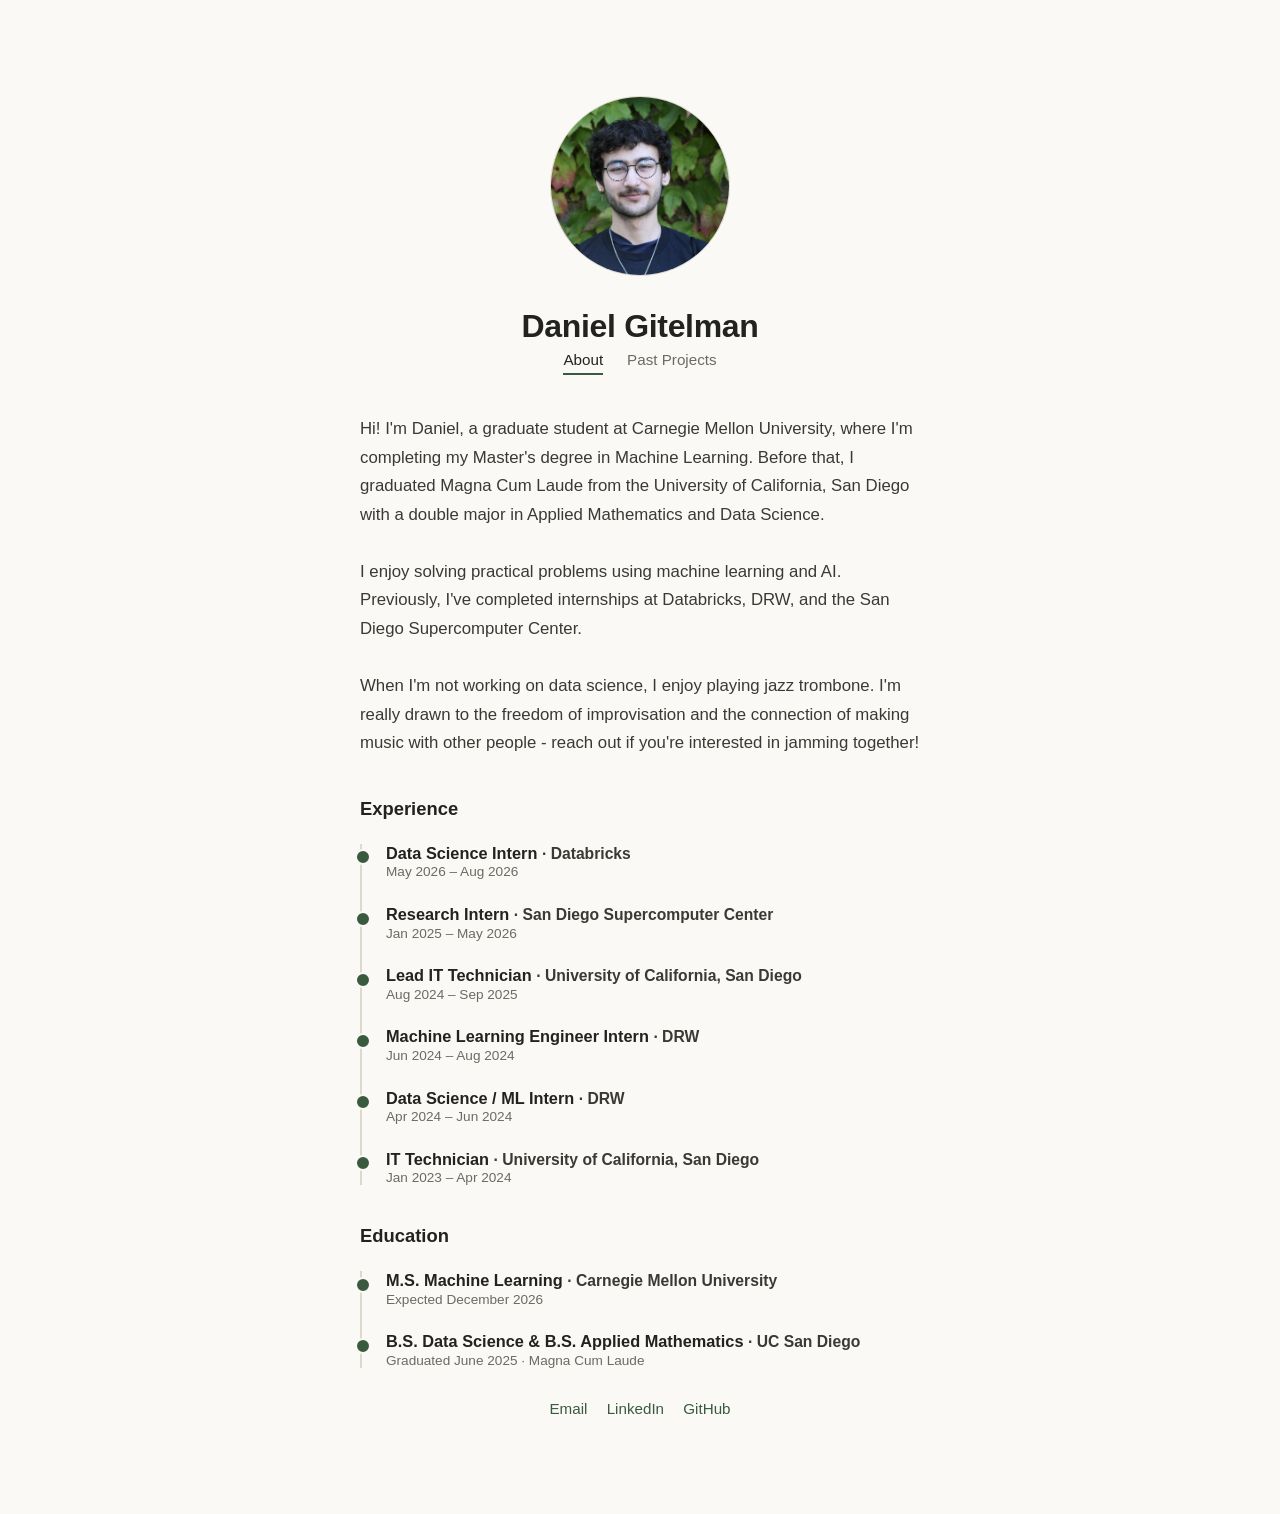
<file: index.html>
<!DOCTYPE html>
<html lang="en">
<head>
<meta charset="UTF-8">
<meta name="viewport" content="width=device-width, initial-scale=1.0">
<title>Daniel Gitelman</title>
<link rel="stylesheet" href="style.css">
</head>
<body>
<main>
  <img class="photo" src="images/headshot.jpeg" alt="Me!">

  <h1>Daniel Gitelman</h1>

  <div data-nav></div>

  <p class="bio">
    Hi! I'm Daniel, a graduate student at Carnegie Mellon University, where I'm completing my Master's degree in Machine Learning.
    Before that, I graduated Magna Cum Laude from the University of California, San Diego with a double major in Applied Mathematics and Data Science.
    <br><br>
    I enjoy solving practical problems using machine learning and AI. Previously, I've completed internships at Databricks, DRW, and the San Diego Supercomputer Center.
    <br><br>
    When I'm not working on data science, I enjoy playing jazz trombone. I'm really drawn to the freedom of improvisation and the connection of making music with other people - reach out if you're interested in jamming together!

  </p>

  <section class="timeline">
    <h2>Experience</h2>
    <ol>
      <li>
        <p class="role">Data Science Intern <span class="place">&middot; Databricks</span></p>
        <p class="when">May 2026 &ndash; Aug 2026</p>
      </li>
      <li>
        <p class="role">Research Intern <span class="place">&middot; San Diego Supercomputer Center</span></p>
        <p class="when">Jan 2025 &ndash; May 2026</p>
      </li>
      <li>
        <p class="role">Lead IT Technician <span class="place">&middot; University of California, San Diego</span></p>
        <p class="when">Aug 2024 &ndash; Sep 2025</p>
      </li>
      <li>
        <p class="role">Machine Learning Engineer Intern <span class="place">&middot; DRW</span></p>
        <p class="when">Jun 2024 &ndash; Aug 2024</p>
      </li>
      <li>
        <p class="role">Data Science / ML Intern <span class="place">&middot; DRW</span></p>
        <p class="when">Apr 2024 &ndash; Jun 2024</p>
      </li>
      <li>
        <p class="role">IT Technician <span class="place">&middot; University of California, San Diego</span></p>
        <p class="when">Jan 2023 &ndash; Apr 2024</p>
      </li>
    </ol>
  </section>

  <section class="timeline">
    <h2>Education</h2>
    <ol>
      <li>
        <p class="role">M.S. Machine Learning <span class="place">&middot; Carnegie Mellon University</span></p>
        <p class="when">Expected December 2026</p>
      </li>
      <li>
        <p class="role">B.S. Data Science &amp; B.S. Applied Mathematics <span class="place">&middot; UC San Diego</span></p>
        <p class="when">Graduated June 2025 &middot; Magna Cum Laude</p>
      </li>
    </ol>
  </section>

  <div class="links">
    <a href="mailto:dgitelman0@gmail.com">Email</a>
    <a href="https://www.linkedin.com/in/dgitelman/">LinkedIn</a>
    <a href="https://github.com/dgitelman1">GitHub</a>
  </div>
</main>
<script src="site.js"></script>
</body>
</html>
</file>
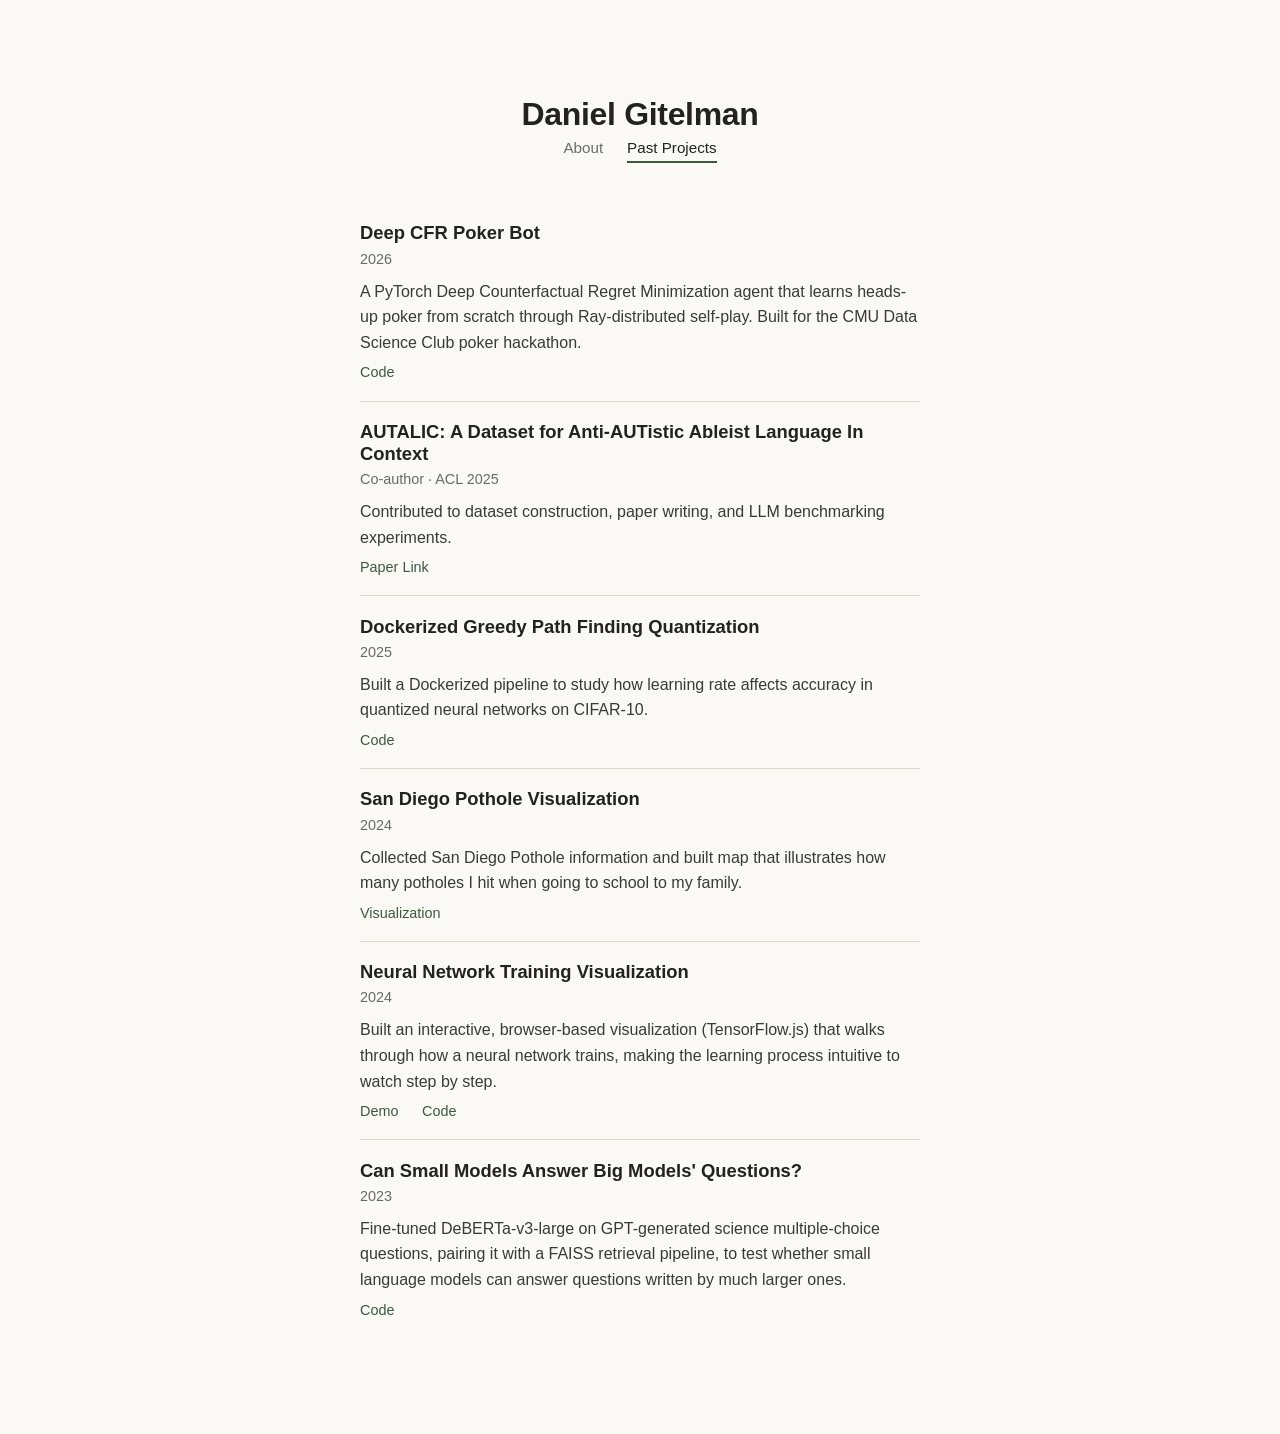
<file: work.html>
<!DOCTYPE html>
<html lang="en">
<head>
<meta charset="UTF-8">
<meta name="viewport" content="width=device-width, initial-scale=1.0">
<title>Daniel Gitelman</title>
<link rel="stylesheet" href="style.css">
</head>
<body>
<main>
  <h1>Daniel Gitelman</h1>

  <div data-nav></div>

  <div class="work-list">

    <div class="work-item">
      <h2>Deep CFR Poker Bot</h2>
      <p class="meta">2026</p>
      <p>A PyTorch Deep Counterfactual Regret Minimization agent that learns heads-up poker from scratch through Ray-distributed self-play. Built for the CMU Data Science Club poker hackathon.</p>
      <a href="https://github.com/dgitelman1/deep-cfr-poker" target="_blank">Code</a>
    </div>

    <div class="work-item">
      <h2>AUTALIC: A Dataset for Anti-AUTistic Ableist Language In Context</h2>
      <p class="meta">Co-author &middot; ACL 2025</p>
      <p>Contributed to dataset construction, paper writing, and LLM benchmarking experiments.</p>
      <a href="https://aclanthology.org/2025.acl-long.1022/" target="_blank">Paper Link</a>
    </div>

    <div class="work-item">
      <h2>Dockerized Greedy Path Finding Quantization</h2>
      <p class="meta">2025</p>
      <p>Built a Dockerized pipeline to study how learning rate affects accuracy in quantized neural networks on CIFAR-10.</p>
      <a href="https://github.com/dgitelman1/Dockerized-GPFQ" target="_blank">Code</a>
    </div>

    <div class="work-item">
      <h2>San Diego Pothole Visualization</h2>
      <p class="meta">2024</p>
      <p>Collected San Diego Pothole information and built map that illustrates how many potholes I hit when going to school to my family.</p>
      <a href="https://dgitelman1.github.io/Pothole-San-Diego/" target="_blank">Visualization</a>
    </div>

    <div class="work-item">
      <h2>Neural Network Training Visualization</h2>
      <p class="meta">2024</p>
      <p>Built an interactive, browser-based visualization (TensorFlow.js) that walks through how a neural network trains, making the learning process intuitive to watch step by step.</p>
      <a href="https://dgitelman1.github.io/Neural-Network-Visualization/" target="_blank">Demo</a>
      <a href="https://github.com/dgitelman1/Neural-Network-Visualization" target="_blank">Code</a>
    </div>

    <div class="work-item">
      <h2>Can Small Models Answer Big Models' Questions?</h2>
      <p class="meta">2023</p>
      <p>Fine-tuned DeBERTa-v3-large on GPT-generated science multiple-choice questions, pairing it with a FAISS retrieval pipeline, to test whether small language models can answer questions written by much larger ones.</p>
      <a href="https://github.com/dgitelman1/LLM-Science-Exam" target="_blank">Code</a>
    </div>

  </div>
</main>
<script src="site.js"></script>
</body>
</html>
</file>
<file: style.css>
:root {
  --bg: #faf9f6;
  --text: #22221f;
  --muted: #6b6a63;
  --accent: #3a5a40;
  --border: #ddd9cd;
}

* { box-sizing: border-box; }

body {
  margin: 0;
  background: var(--bg);
  color: var(--text);
  font-family: -apple-system, BlinkMacSystemFont, "Segoe UI", Helvetica, Arial, sans-serif;
  display: flex;
  justify-content: center;
  padding: 6rem 1.5rem;
}

main {
  max-width: 560px;
  width: 100%;
  text-align: center;
}

h1 {
  font-size: 2rem;
  margin: 0 0 0.4rem;
  letter-spacing: -0.01em;
}

/* Shared nav (rendered by site.js) */
nav.tabs {
  display: flex;
  gap: 1.5rem;
  justify-content: center;
  margin: 0 0 2.5rem;
}

nav.tabs a {
  color: var(--muted);
  text-decoration: none;
  font-size: 0.95rem;
  padding-bottom: 0.3rem;
  border-bottom: 2px solid transparent;
}

nav.tabs a.active {
  color: var(--text);
  border-bottom-color: var(--accent);
}

/* ---- About page ---- */
.photo {
  width: 180px;
  height: 180px;
  border-radius: 50%;
  object-fit: cover;
  margin: 0 auto 2rem;
  display: block;
  background: #e4e1d8;
  border: 1px solid var(--border);
}

.tagline {
  color: var(--muted);
  font-size: 1.05rem;
  margin: 0 0 2rem;
}

p.bio {
  font-size: 1.05rem;
  line-height: 1.7;
  color: #3a3a35;
  text-align: left;
}

.links {
  margin-top: 2rem;
  display: flex;
  gap: 1.2rem;
  justify-content: center;
}

.links a {
  color: var(--accent);
  text-decoration: none;
  font-size: 0.95rem;
  border-bottom: 1px solid transparent;
}

.links a:hover {
  border-bottom-color: var(--accent);
}

/* ---- Timeline ---- */
.timeline {
  text-align: left;
  margin: 2.5rem 0 0.5rem;
}

.timeline h2 {
  font-size: 1.15rem;
  margin: 0 0 1.5rem;
}

.timeline ol {
  list-style: none;
  margin: 0;
  padding: 0;
  border-left: 2px solid var(--border);
}

.timeline li {
  position: relative;
  padding: 0 0 1.6rem 1.5rem;
}

.timeline li:last-child {
  padding-bottom: 0;
}

.timeline li::before {
  content: "";
  position: absolute;
  left: -7px;
  top: 0.35rem;
  width: 12px;
  height: 12px;
  border-radius: 50%;
  background: var(--accent);
  border: 2px solid var(--bg);
}

.timeline .role {
  font-size: 1.02rem;
  font-weight: 600;
  margin: 0;
}

.timeline .place {
  color: #3a3a35;
  font-size: 0.98rem;
}

.timeline .when {
  color: var(--muted);
  font-size: 0.85rem;
  margin: 0.1rem 0 0;
}

/* ---- Past Projects page ---- */
.work-list {
  text-align: left;
}

.work-item {
  padding: 1.2rem 0;
  border-bottom: 1px solid var(--border);
}

.work-item:last-child {
  border-bottom: none;
}

.work-item h2 {
  font-size: 1.15rem;
  margin: 0 0 0.2rem;
}

.work-item .meta {
  color: var(--muted);
  font-size: 0.9rem;
  margin: 0 0 0.5rem;
}

.work-item p {
  font-size: 1rem;
  line-height: 1.6;
  color: #3a3a35;
  margin: 0 0 0.5rem;
}

.work-item a {
  color: var(--accent);
  text-decoration: none;
  font-size: 0.9rem;
  border-bottom: 1px solid transparent;
  margin-right: 1.2rem;
}

.work-item a:hover {
  border-bottom-color: var(--accent);
}
</file>
